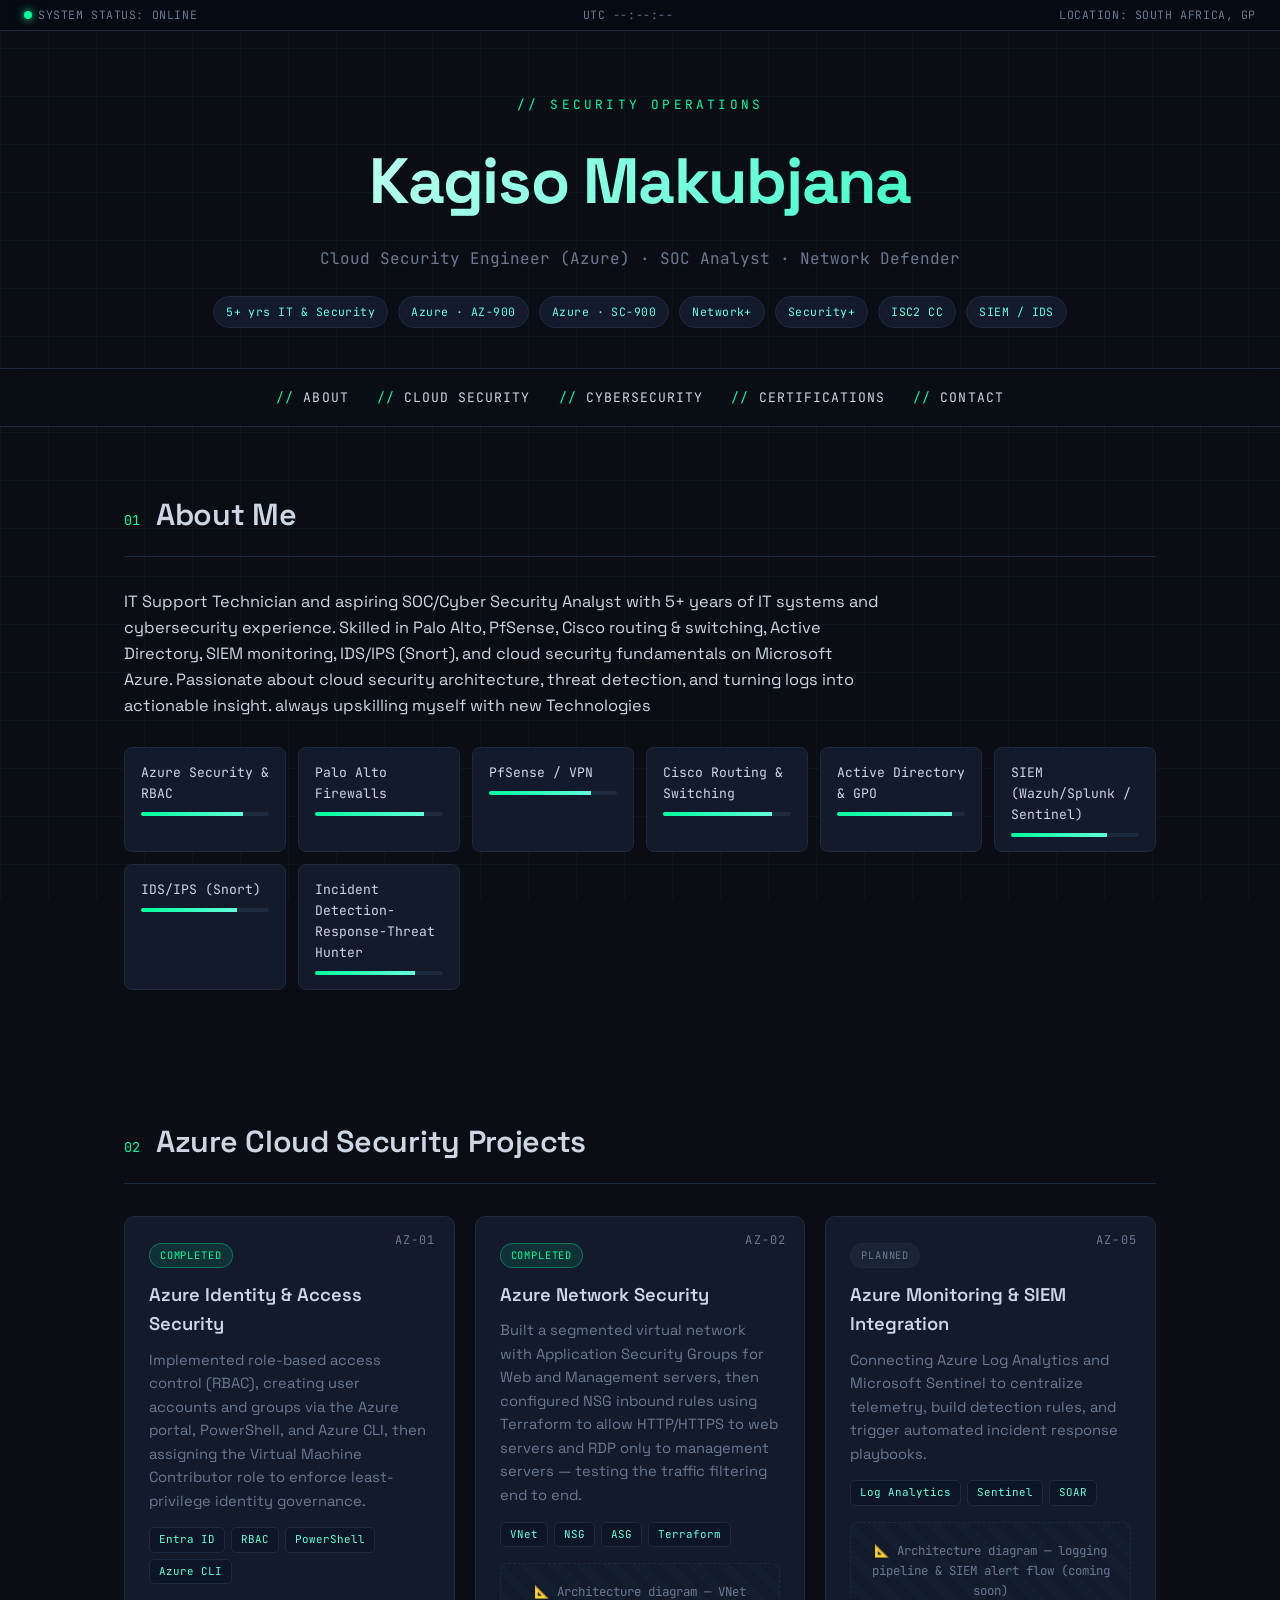
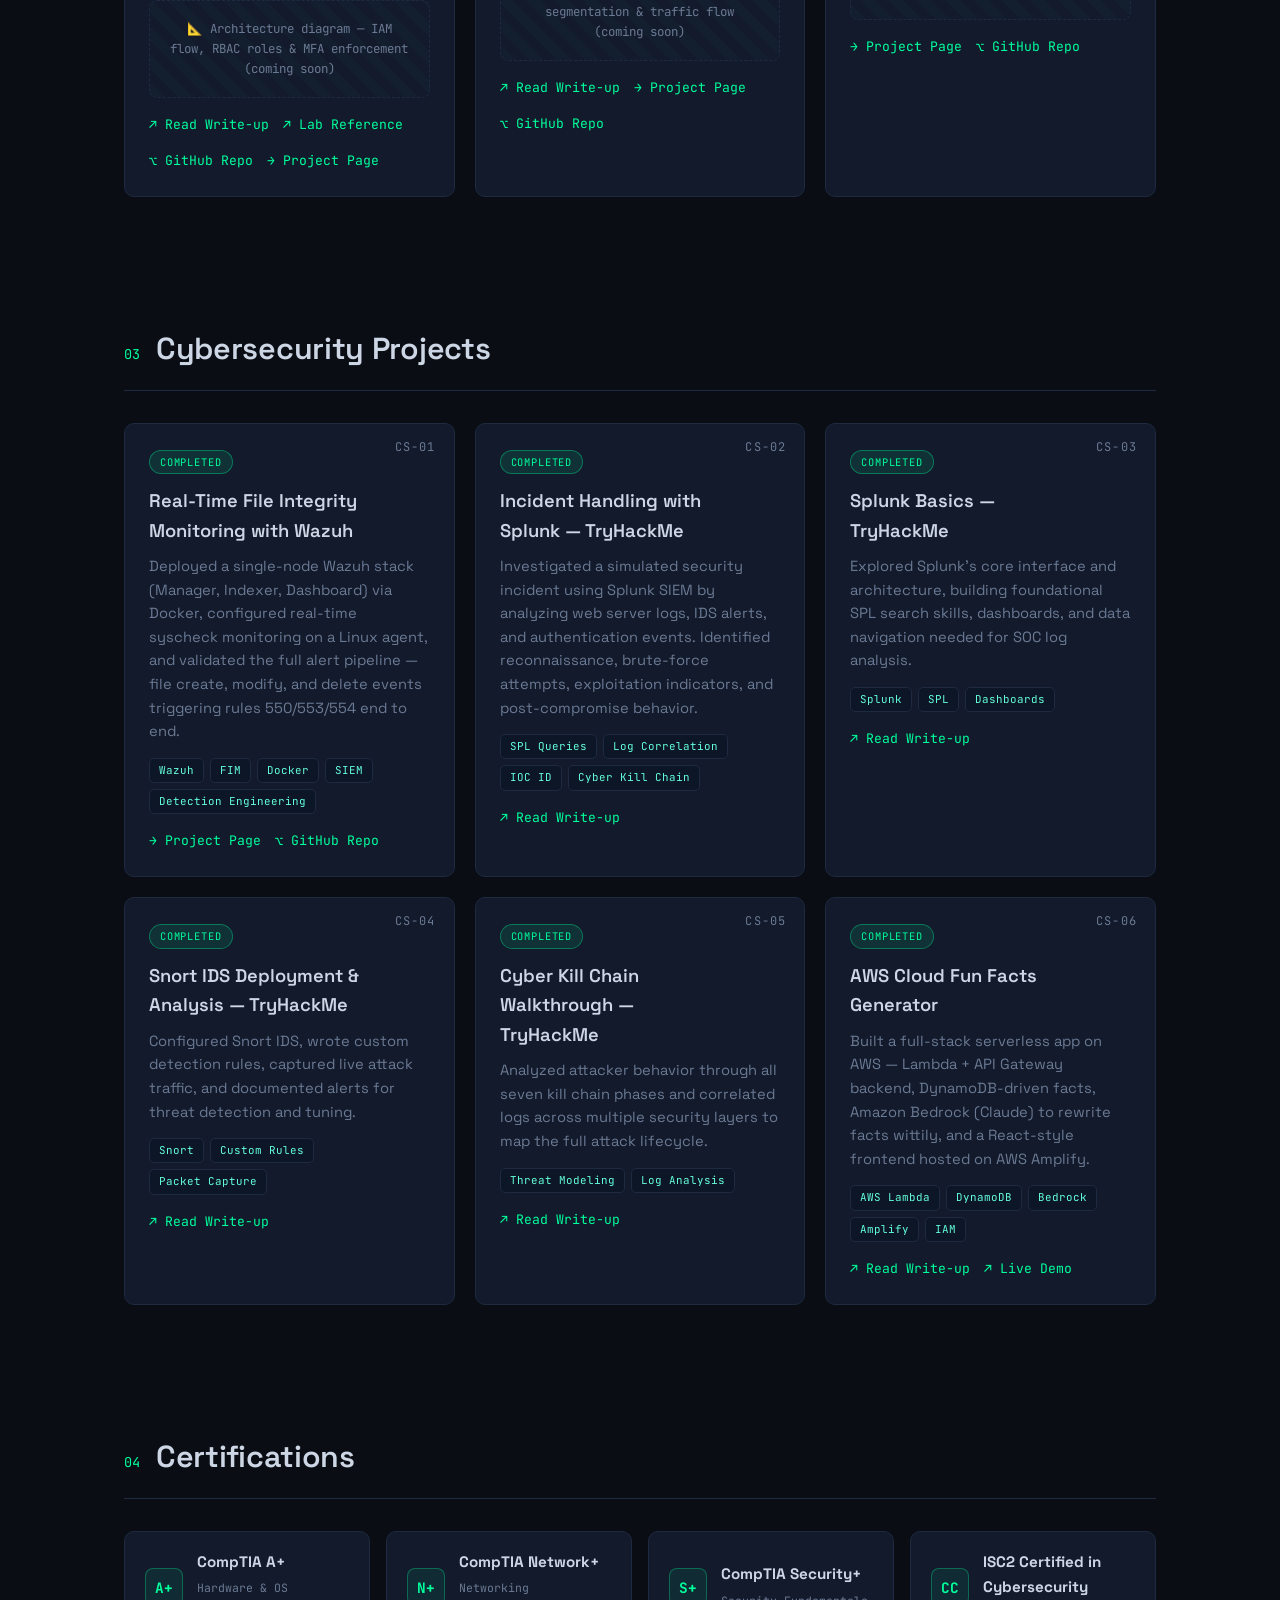
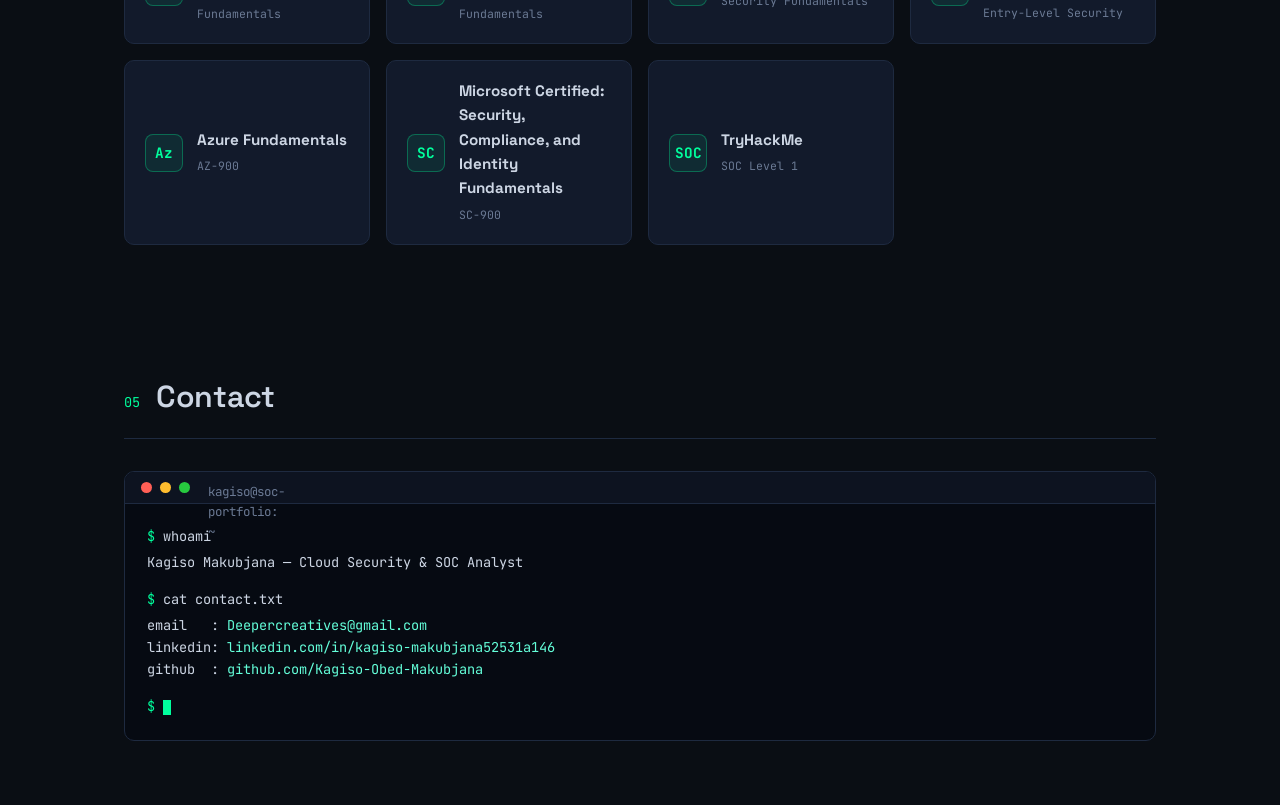
<file: index.html>
<!DOCTYPE html>
<html lang="en">
<head>
<meta charset="UTF-8" />
<meta name="viewport" content="width=device-width, initial-scale=1.0" />
<title>Kagiso Makubjana | Cloud & Cybersecurity Portfolio</title>
<link rel="preconnect" href="https://fonts.googleapis.com">
<link rel="preconnect" href="https://fonts.gstatic.com" crossorigin>
<link href="https://fonts.googleapis.com/css2?family=Space+Grotesk:wght@400;500;600;700&family=JetBrains+Mono:wght@400;500;700&display=swap" rel="stylesheet">
<style>
  :root{
    --bg:#0a0e14;
    --bg-alt:#0d1320;
    --panel:#121a2b;
    --panel-border:#1e2a40;
    --text:#cdd6e4;
    --muted:#6b7a94;
    --green:#00ff9d;
    --cyan:#64ffda;
    --red:#ff5d5d;
    --amber:#ffb454;
    --display: 'Space Grotesk', sans-serif;
    --mono: 'JetBrains Mono', monospace;
  }

  *{box-sizing:border-box;}
  html{scroll-behavior:smooth;}
  body{
    margin:0;
    font-family:var(--display);
    background:var(--bg);
    color:var(--text);
    line-height:1.6;
  }

  /* ===== Background grid texture ===== */
  body::before{
    content:"";
    position:fixed; inset:0;
    background-image:
      linear-gradient(rgba(100,255,218,0.035) 1px, transparent 1px),
      linear-gradient(90deg, rgba(100,255,218,0.035) 1px, transparent 1px);
    background-size:48px 48px;
    pointer-events:none;
    z-index:0;
  }

  a{color:var(--cyan); text-decoration:none;}
  a:hover{text-decoration:underline;}

  /* ===== Top status bar ===== */
  .statusbar{
    background:#060a12;
    border-bottom:1px solid var(--panel-border);
    font-family:var(--mono);
    font-size:0.72rem;
    color:var(--muted);
    padding:6px 24px;
    display:flex;
    justify-content:space-between;
    align-items:center;
    letter-spacing:0.05em;
    position:relative; z-index:5;
    flex-wrap:wrap; gap:8px;
  }
  .statusbar .dot{
    display:inline-block; width:8px; height:8px; border-radius:50%;
    background:var(--green); margin-right:6px;
    box-shadow:0 0 8px var(--green);
    animation:pulse 2s infinite;
  }
  @keyframes pulse{
    0%,100%{opacity:1;}
    50%{opacity:0.35;}
  }

  /* ===== Header ===== */
  header{
    position:relative; z-index:2;
    padding:64px 24px 40px;
    text-align:center;
    border-bottom:1px solid var(--panel-border);
    overflow:hidden;
  }
  header .eyebrow{
    font-family:var(--mono);
    color:var(--green);
    font-size:0.8rem;
    letter-spacing:0.25em;
    text-transform:uppercase;
    margin-bottom:14px;
  }
  header h1{
    font-size:clamp(2.4rem, 6vw, 4rem);
    margin:0;
    font-weight:700;
    letter-spacing:-0.02em;
    background:linear-gradient(120deg,#ffffff 0%, var(--cyan) 60%, var(--green) 100%);
    -webkit-background-clip:text; background-clip:text; color:transparent;
  }
  header p.role{
    font-family:var(--mono);
    color:var(--muted);
    margin:14px 0 0;
    font-size:1rem;
  }
  header .badges{
    margin-top:24px;
    display:flex; flex-wrap:wrap; justify-content:center; gap:10px;
  }
  .badge{
    font-family:var(--mono);
    font-size:0.72rem;
    border:1px solid var(--panel-border);
    background:var(--panel);
    color:var(--cyan);
    padding:6px 12px;
    border-radius:999px;
    letter-spacing:0.04em;
  }

  /* ===== Nav ===== */
  nav{
    position:sticky; top:0; z-index:10;
    background:rgba(10,14,20,0.85);
    backdrop-filter:blur(10px);
    border-bottom:1px solid var(--panel-border);
    padding:14px 24px;
    display:flex; justify-content:center; gap:28px; flex-wrap:wrap;
  }
  nav a{
    color:var(--text);
    font-family:var(--mono);
    font-size:0.82rem;
    letter-spacing:0.08em;
    text-transform:uppercase;
    position:relative;
    padding:4px 0;
    transition:color .2s;
  }
  nav a::before{
    content:"// ";
    color:var(--green);
  }
  nav a:hover{ color:var(--green); text-decoration:none; }

  /* ===== Sections ===== */
  section{
    position:relative; z-index:2;
    padding:64px 24px;
    max-width:1080px;
    margin:0 auto;
  }
  .section-head{
    display:flex; align-items:baseline; gap:16px;
    margin-bottom:32px;
    border-bottom:1px solid var(--panel-border);
    padding-bottom:16px;
  }
  .section-head .tag{
    font-family:var(--mono);
    color:var(--green);
    font-size:0.85rem;
    flex-shrink:0;
  }
  .section-head h2{
    font-size:1.9rem;
    margin:0;
    font-weight:600;
    letter-spacing:-0.01em;
  }

  /* ===== About ===== */
  #about p{ color:var(--text); max-width:760px; font-size:1.02rem; }
  .skills-grid{
    display:grid;
    grid-template-columns:repeat(auto-fit,minmax(150px,1fr));
    gap:12px;
    margin-top:28px;
  }
  .skill-chip{
    background:var(--panel);
    border:1px solid var(--panel-border);
    border-radius:8px;
    padding:14px 16px;
    font-family:var(--mono);
    font-size:0.82rem;
    color:var(--text);
    transition:border-color .2s, transform .2s;
  }
  .skill-chip:hover{
    border-color:var(--green);
    transform:translateY(-2px);
  }
  .skill-chip .lvl{
    display:block; margin-top:8px;
    height:4px; width:100%; background:#1e2a40; border-radius:2px; overflow:hidden;
  }
  .skill-chip .lvl span{
    display:block; height:100%; background:linear-gradient(90deg,var(--green),var(--cyan));
  }

  /* ===== Project cards ===== */
  .project-grid{
    display:grid;
    grid-template-columns:repeat(auto-fit,minmax(300px,1fr));
    gap:20px;
  }
  .project-card{
    background:var(--panel);
    border:1px solid var(--panel-border);
    border-radius:10px;
    padding:24px;
    position:relative;
    overflow:hidden;
    transition:transform .25s, border-color .25s, box-shadow .25s;
  }
  .project-card:hover{
    transform:translateY(-4px);
    border-color:var(--green);
    box-shadow:0 12px 30px -10px rgba(0,255,157,0.18);
  }
  .project-card::before{
    content:attr(data-index);
    position:absolute; top:14px; right:18px;
    font-family:var(--mono); font-size:0.75rem; color:var(--muted);
    letter-spacing:0.1em;
  }
  .project-card h3{
    margin:0 0 10px;
    font-size:1.15rem;
    font-weight:600;
    padding-right:50px;
  }
  .project-card p{
    color:var(--muted);
    font-size:0.92rem;
    margin:0 0 14px;
  }
  .project-card .tags{
    display:flex; flex-wrap:wrap; gap:6px; margin-bottom:16px;
  }
  .project-card .tags span{
    font-family:var(--mono);
    font-size:0.68rem;
    background:#0d1626;
    border:1px solid var(--panel-border);
    color:var(--cyan);
    padding:3px 9px;
    border-radius:5px;
  }
  .project-card .diagram-placeholder{
    border:1px dashed var(--panel-border);
    border-radius:8px;
    padding:18px;
    text-align:center;
    color:var(--muted);
    font-family:var(--mono);
    font-size:0.78rem;
    margin-bottom:16px;
    background:repeating-linear-gradient(45deg, rgba(100,255,218,0.02) 0 10px, transparent 10px 20px);
  }
  .card-links{
    display:flex; gap:14px; flex-wrap:wrap;
    font-family:var(--mono); font-size:0.82rem;
  }
  .card-links a{
    display:inline-flex; align-items:center; gap:6px;
    color:var(--green);
    border-bottom:1px solid transparent;
  }
  .card-links a:hover{
    border-bottom-color:var(--green);
    text-decoration:none;
  }
  .status-pill{
    display:inline-block;
    font-family:var(--mono);
    font-size:0.65rem;
    letter-spacing:0.08em;
    text-transform:uppercase;
    padding:3px 10px;
    border-radius:999px;
    margin-bottom:12px;
  }
  .status-pill.live{ background:rgba(0,255,157,0.1); color:var(--green); border:1px solid rgba(0,255,157,0.35); }
  .status-pill.progress{ background:rgba(255,180,84,0.1); color:var(--amber); border:1px solid rgba(255,180,84,0.35); }
  .status-pill.planned{ background:rgba(107,122,148,0.1); color:var(--muted); border:1px solid var(--panel-border); }

  /* ===== Certifications ===== */
  .cert-grid{
    display:grid;
    grid-template-columns:repeat(auto-fit,minmax(220px,1fr));
    gap:16px;
  }
  .cert-card{
    background:var(--panel);
    border:1px solid var(--panel-border);
    border-radius:10px;
    padding:18px 20px;
    display:flex; align-items:center; gap:14px;
  }
  .cert-card .icon{
    width:38px; height:38px; flex-shrink:0;
    border-radius:8px;
    display:flex; align-items:center; justify-content:center;
    background:rgba(0,255,157,0.08);
    border:1px solid rgba(0,255,157,0.3);
    color:var(--green);
    font-family:var(--mono); font-weight:700; font-size:0.9rem;
  }
  .cert-card .info strong{ display:block; font-size:0.95rem; }
  .cert-card .info span{ font-family:var(--mono); font-size:0.72rem; color:var(--muted); }

  /* ===== Terminal / contact ===== */
  .terminal{
    background:#060a12;
    border:1px solid var(--panel-border);
    border-radius:10px;
    overflow:hidden;
    font-family:var(--mono);
    font-size:0.85rem;
  }
  .terminal-bar{
    background:#0d1320;
    padding:10px 16px;
    display:flex; align-items:center; gap:8px;
    border-bottom:1px solid var(--panel-border);
  }
  .terminal-bar span{ width:11px; height:11px; border-radius:50%; display:inline-block; }
  .terminal-bar .r{ background:#ff5f56; }
  .terminal-bar .y{ background:#ffbd2e; }
  .terminal-bar .g{ background:#27c93f; }
  .terminal-bar .title{ margin-left:10px; color:var(--muted); font-size:0.78rem; }
  .terminal-body{ padding:22px; color:var(--text); }
  .terminal-body .prompt{ color:var(--green); }
  .terminal-body .out{ color:var(--text); margin:4px 0 16px; }
  .terminal-body a{ color:var(--cyan); }
  .cursor{
    display:inline-block; width:8px; height:1.1em; background:var(--green);
    animation:blink 1s steps(1) infinite; vertical-align:text-bottom;
  }
  @keyframes blink{ 50%{opacity:0;} }

  /* ===== Footer ===== */
  footer{
    border-top:1px solid var(--panel-border);
    padding:28px 24px;
    text-align:center;
    font-family:var(--mono);
    font-size:0.75rem;
    color:var(--muted);
    position:relative; z-index:2;
  }
  footer .dot{
    display:inline-block; width:6px; height:6px; border-radius:50%;
    background:var(--green); margin-right:8px; box-shadow:0 0 6px var(--green);
  }

  /* ===== Back to top ===== */
  .totop{
    position:fixed; bottom:24px; right:24px;
    width:44px; height:44px; border-radius:50%;
    background:var(--panel); border:1px solid var(--panel-border);
    color:var(--green); display:flex; align-items:center; justify-content:center;
    font-family:var(--mono); font-size:1rem; cursor:pointer; z-index:20;
    opacity:0; transform:translateY(12px); transition:opacity .3s, transform .3s, border-color .3s;
    text-decoration:none;
  }
  .totop.show{ opacity:1; transform:translateY(0); }
  .totop:hover{ border-color:var(--green); text-decoration:none; }

  @media (max-width:600px){
    header{ padding:48px 16px 32px; }
    section{ padding:44px 16px; }
    nav{ gap:14px; }
    .project-card h3{ font-size:1.05rem; }
  }

  @media (prefers-reduced-motion: reduce){
    *{ animation:none !important; transition:none !important; }
    html{ scroll-behavior:auto; }
  }
</style>
</head>
<body>

  <div class="statusbar">
    <div><span class="dot"></span>SYSTEM STATUS: ONLINE</div>
    <div id="clock">UTC --:--:--</div>
    <div>LOCATION: SOUTH AFRICA, GP</div>
  </div>

  <header>
    <div class="eyebrow">// Security Operations</div>
    <h1>Kagiso Makubjana</h1>
    <p class="role">Cloud Security Engineer (Azure) · SOC Analyst · Network Defender</p>
    <div class="badges">
      <span class="badge">5+ yrs IT & Security</span>
      <span class="badge">Azure · AZ-900</span>
      <span class="badge">Azure · SC-900</span>
      <span class="badge">Network+</span>
      <span class="badge">Security+</span>
      <span class="badge">ISC2 CC</span>
      <span class="badge">SIEM / IDS</span>
    </div>
  </header>

  <nav>
    <a href="#about">About</a>
    <a href="#cloud-projects">Cloud Security</a>
    <a href="#projects">Cybersecurity</a>
    <a href="#certifications">Certifications</a>
    <a href="#contact">Contact</a>
  </nav>

  <section id="about">
    <div class="section-head">
      <span class="tag">01</span>
      <h2>About Me</h2>
    </div>
    <p>
      IT Support Technician and aspiring SOC/Cyber Security Analyst with 5+ years of IT systems and cybersecurity experience.
      Skilled in Palo Alto, PfSense, Cisco routing & switching, Active Directory, SIEM monitoring, IDS/IPS (Snort),
      and cloud security fundamentals on Microsoft Azure. Passionate about cloud security architecture,
      threat detection, and turning logs into actionable insight. always upskilling myself with new Technologies
    </p>

    <div class="skills-grid">
      <div class="skill-chip">Azure Security & RBAC<span class="lvl"><span style="width:80%"></span></span></div>
      <div class="skill-chip">Palo Alto Firewalls<span class="lvl"><span style="width:85%"></span></span></div>
      <div class="skill-chip">PfSense / VPN<span class="lvl"><span style="width:80%"></span></span></div>
      <div class="skill-chip">Cisco Routing & Switching<span class="lvl"><span style="width:85%"></span></span></div>
      <div class="skill-chip">Active Directory & GPO<span class="lvl"><span style="width:90%"></span></span></div>
      <div class="skill-chip">SIEM (Wazuh/Splunk / Sentinel)<span class="lvl"><span style="width:75%"></span></span></div>
      <div class="skill-chip">IDS/IPS (Snort)<span class="lvl"><span style="width:75%"></span></span></div>
      <div class="skill-chip">Incident Detection-Response-Threat Hunter<span class="lvl"><span style="width:78%"></span></span></div>
    </div>
  </section>

  <section id="cloud-projects">
    <div class="section-head">
      <span class="tag">02</span>
      <h2>Azure Cloud Security Projects</h2>
    </div>

    <div class="project-grid">

      <div class="project-card" data-index="AZ-01">
        <span class="status-pill live">Completed</span>
        <h3>Azure Identity & Access Security</h3>
        <p>Implemented role-based access control (RBAC), creating user accounts and groups via the Azure portal,
        PowerShell, and Azure CLI, then assigning the Virtual Machine Contributor role to enforce least-privilege
        identity governance.</p>
        <div class="tags"><span>Entra ID</span><span>RBAC</span><span>PowerShell</span><span>Azure CLI</span></div>
        <div class="diagram-placeholder">📐 Architecture diagram — IAM flow, RBAC roles & MFA enforcement (coming soon)</div>
        <div class="card-links">
          <a href="https://medium.com/@deepercreatives/lab-01-role-based-access-control-6db8862e0c8b" target="_blank">↗ Read Write-up</a>
          <a href="https://microsoftlearning.github.io/AZ500-AzureSecurityTechnologies/Instructions/Labs/LAB_01_RBAC.html" target="_blank">↗ Lab Reference</a>
          <a href="https://github.com/Kagiso-Obed-Makubjana/azure-iam-security" target="_blank">⌥ GitHub Repo</a>
          <a href="azure-iam.html">→ Project Page</a>
        </div>
      </div>

      <div class="project-card" data-index="AZ-02">
        <span class="status-pill live">Completed</span>
        <h3>Azure Network Security</h3>
        <p>Built a segmented virtual network with Application Security Groups for Web and Management servers, then
        configured NSG inbound rules using Terraform to allow HTTP/HTTPS to web servers and RDP only to management
        servers — testing the traffic filtering end to end.</p>
        <div class="tags"><span>VNet</span><span>NSG</span><span>ASG</span><span>Terraform</span></div>
        <div class="diagram-placeholder">📐 Architecture diagram — VNet segmentation & traffic flow (coming soon)</div>
        <div class="card-links">
          <a href="https://medium.com/@deepercreatives/lab-02-network-security-groups-and-application-security-groups-in-terraform-18a5d4f00014" target="_blank">↗ Read Write-up</a>
          <a href="azure-network-security.html">→ Project Page</a>
          <a href="https://github.com/Kagiso-Obed-Makubjana/azure-network-security" target="_blank">⌥ GitHub Repo</a>
        </div>
      </div>

      <div class="project-card" data-index="AZ-05">
        <span class="status-pill planned">Planned</span>
        <h3>Azure Monitoring & SIEM Integration</h3>
        <p>Connecting Azure Log Analytics and Microsoft Sentinel to centralize telemetry, build detection rules, and
        trigger automated incident response playbooks.</p>
        <div class="tags"><span>Log Analytics</span><span>Sentinel</span><span>SOAR</span></div>
        <div class="diagram-placeholder">📐 Architecture diagram — logging pipeline & SIEM alert flow (coming soon)</div>
        <div class="card-links">
          <a href="azure-siem.html">→ Project Page</a>
          <a href="https://github.com/Kagiso-Obed-Makubjana/azure-siem" target="_blank">⌥ GitHub Repo</a>
        </div>
      </div>

    </div>
  </section>

  <section id="projects">
    <div class="section-head">
      <span class="tag">03</span>
      <h2>Cybersecurity Projects</h2>
    </div>

    <div class="project-grid">

      <div class="project-card" data-index="CS-01">
        <span class="status-pill live">Completed</span>
        <h3>Real-Time File Integrity Monitoring with Wazuh</h3>
        <p>Deployed a single-node Wazuh stack (Manager, Indexer, Dashboard) via Docker, configured real-time
        syscheck monitoring on a Linux agent, and validated the full alert pipeline — file create, modify, and
        delete events triggering rules 550/553/554 end to end.</p>
        <div class="tags"><span>Wazuh</span><span>FIM</span><span>Docker</span><span>SIEM</span><span>Detection Engineering</span></div>
        <div class="card-links">
          <a href="Fim-soc-project.html">→ Project Page</a>
          <a href="https://github.com/Kagiso-Obed-Makubjana" target="_blank">⌥ GitHub Repo</a>
        </div>
      </div>

      <div class="project-card" data-index="CS-02">
        <span class="status-pill live">Completed</span>
        <h3>Incident Handling with Splunk — TryHackMe</h3>
        <p>Investigated a simulated security incident using Splunk SIEM by analyzing web server logs, IDS alerts, and
        authentication events. Identified reconnaissance, brute-force attempts, exploitation indicators, and
        post-compromise behavior.</p>
        <div class="tags"><span>SPL Queries</span><span>Log Correlation</span><span>IOC ID</span><span>Cyber Kill Chain</span></div>
        <div class="card-links">
          <a href="https://medium.com/@deepercreatives/tryhackme-incident-handling-with-splunk-c4235d0b396a" target="_blank">↗ Read Write-up</a>
        </div>
      </div>

      <div class="project-card" data-index="CS-03">
        <span class="status-pill live">Completed</span>
        <h3>Splunk Basics — TryHackMe</h3>
        <p>Explored Splunk's core interface and architecture, building foundational SPL search skills, dashboards,
        and data navigation needed for SOC log analysis.</p>
        <div class="tags"><span>Splunk</span><span>SPL</span><span>Dashboards</span></div>
        <div class="card-links">
          <a href="https://medium.com/@deepercreatives/tryhackme-splunk-basics-b9c60c8123a9" target="_blank">↗ Read Write-up</a>
        </div>
      </div>

      <div class="project-card" data-index="CS-04">
        <span class="status-pill live">Completed</span>
        <h3>Snort IDS Deployment & Analysis — TryHackMe</h3>
        <p>Configured Snort IDS, wrote custom detection rules, captured live attack traffic, and documented alerts
        for threat detection and tuning.</p>
        <div class="tags"><span>Snort</span><span>Custom Rules</span><span>Packet Capture</span></div>
        <div class="card-links">
          <a href="https://medium.com/@deepercreatives/snort-thm-walkthrough-c3e655ff59fb" target="_blank">↗ Read Write-up</a>
        </div>
      </div>

      <div class="project-card" data-index="CS-05">
        <span class="status-pill live">Completed</span>
        <h3>Cyber Kill Chain Walkthrough — TryHackMe</h3>
        <p>Analyzed attacker behavior through all seven kill chain phases and correlated logs across multiple
        security layers to map the full attack lifecycle.</p>
        <div class="tags"><span>Threat Modeling</span><span>Log Analysis</span></div>
        <div class="card-links">
          <a href="https://medium.com/@deepercreatives/thm-cyber-kill-chain-walkthrough-0d533795f97a" target="_blank">↗ Read Write-up</a>
        </div>
      </div>

      <div class="project-card" data-index="CS-06">
        <span class="status-pill live">Completed</span>
        <h3>AWS Cloud Fun Facts Generator</h3>
        <p>Built a full-stack serverless app on AWS — Lambda + API Gateway backend, DynamoDB-driven facts, Amazon
        Bedrock (Claude) to rewrite facts wittily, and a React-style frontend hosted on AWS Amplify.</p>
        <div class="tags"><span>AWS Lambda</span><span>DynamoDB</span><span>Bedrock</span><span>Amplify</span><span>IAM</span></div>
        <div class="card-links">
          <a href="https://medium.com/@deepercreatives/aws-cloud-fun-facts-generator-e23353441ba7" target="_blank">↗ Read Write-up</a>
          <a href="https://production.d9z5q7h9d3cd4.amplifyapp.com/" target="_blank">↗ Live Demo</a>
        </div>
      </div>

    </div>
  </section>

  <section id="certifications">
    <div class="section-head">
      <span class="tag">04</span>
      <h2>Certifications</h2>
    </div>

    <div class="cert-grid">
      <div class="cert-card"><div class="icon">A+</div><div class="info"><strong>CompTIA A+</strong><span>Hardware & OS Fundamentals</span></div></div>
      <div class="cert-card"><div class="icon">N+</div><div class="info"><strong>CompTIA Network+</strong><span>Networking Fundamentals</span></div></div>
      <div class="cert-card"><div class="icon">S+</div><div class="info"><strong>CompTIA Security+</strong><span>Security Fundamentals</span></div></div>
      <div class="cert-card"><div class="icon">CC</div><div class="info"><strong>ISC2 Certified in Cybersecurity</strong><span>Entry-Level Security</span></div></div>
      <div class="cert-card"><div class="icon">Az</div><div class="info"><strong>Azure Fundamentals</strong><span>AZ-900</span></div></div>
      <div class="cert-card"><div class="icon">SC</div><div class="info"><strong>Microsoft Certified: Security, Compliance, and Identity Fundamentals</strong><span>SC-900</span></div></div>
      <div class="cert-card"><div class="icon">SOC</div><div class="info"><strong>TryHackMe</strong><span>SOC Level 1</span></div></div>
    </div>
  </section>

  <section id="contact">
    <div class="section-head">
      <span class="tag">05</span>
      <h2>Contact</h2>
    </div>

    <div class="terminal">
      <div class="terminal-bar">
        <span class="r"></span><span class="y"></span><span class="g"></span>
        <span class="title">kagiso@soc-portfolio: ~</span>
      </div>
      <div class="terminal-body">
        <div><span class="prompt">$</span> whoami</div>
        <div class="out">Kagiso Makubjana — Cloud Security & SOC Analyst</div>

        <div><span class="prompt">$</span> cat contact.txt</div>
        <div class="out">
          email&nbsp;&nbsp;&nbsp;: <a href="mailto:Deepercreatives@gmail.com">Deepercreatives@gmail.com</a><br/>
          linkedin: <a href="https://linkedin.com/in/kagiso-makubjana52531a146" target="_blank">linkedin.com/in/kagiso-makubjana52531a146</a><br/>
          github&nbsp;&nbsp;: <a href="https://github.com/Kagiso-Obed-Makubjana" target="_blank">github.com/Kagiso-Obed-Makubjana</a>
        </div>

        <div><span class="prompt">$</span> <span class="cursor"></span></div>
      </div>
    </div>
  </section>

  <footer
</file>
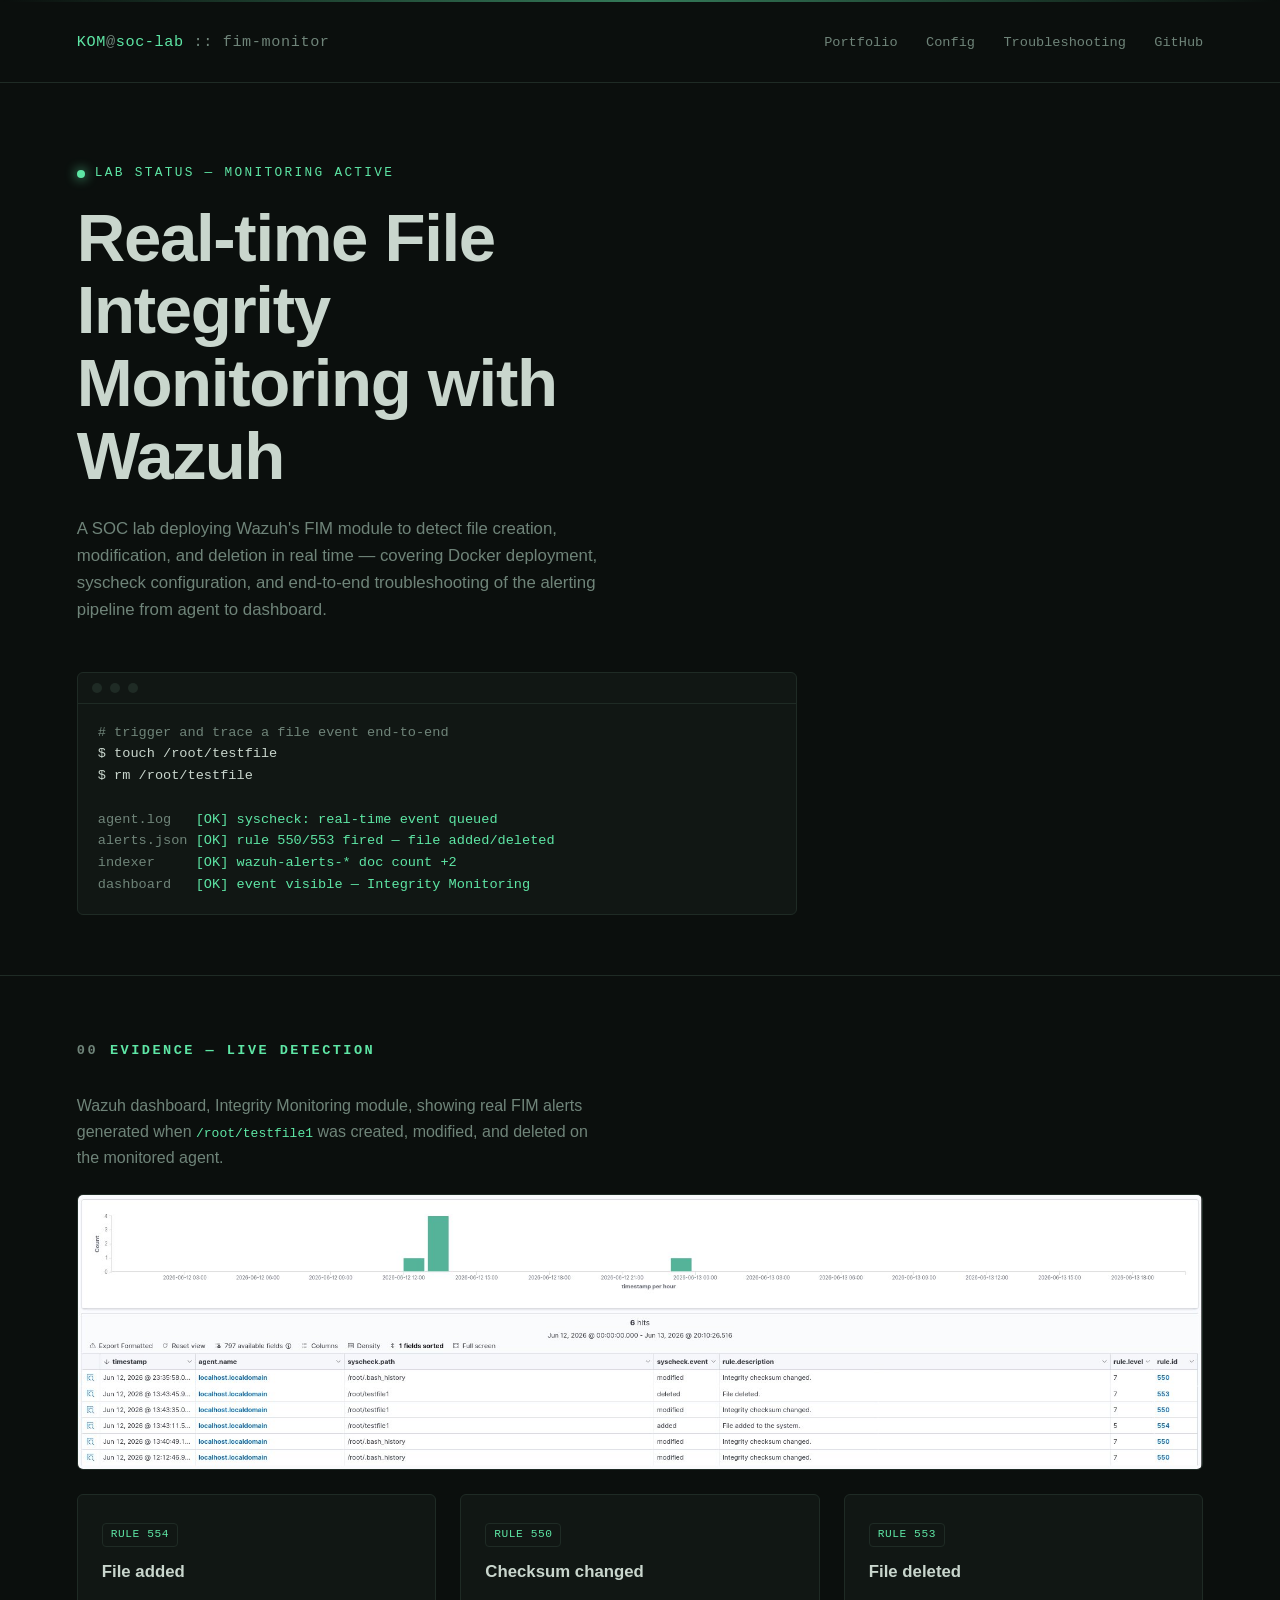
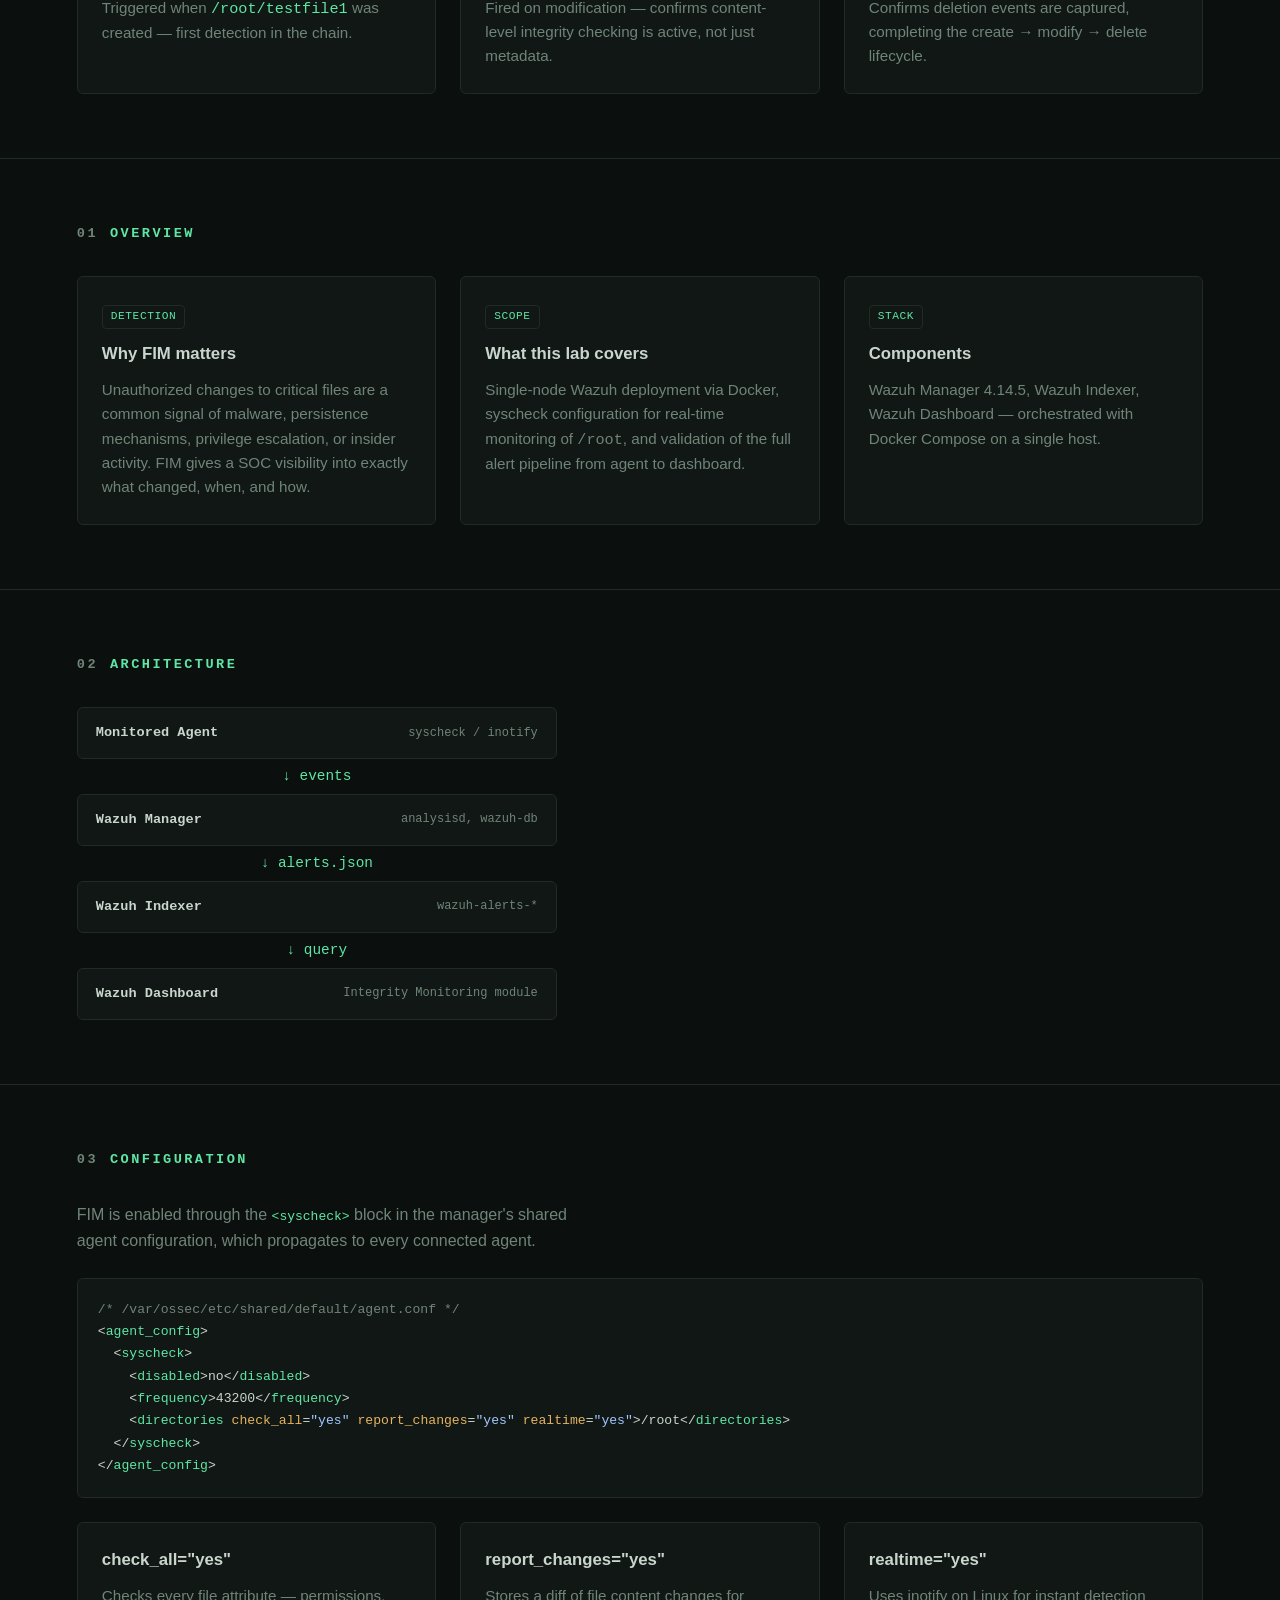
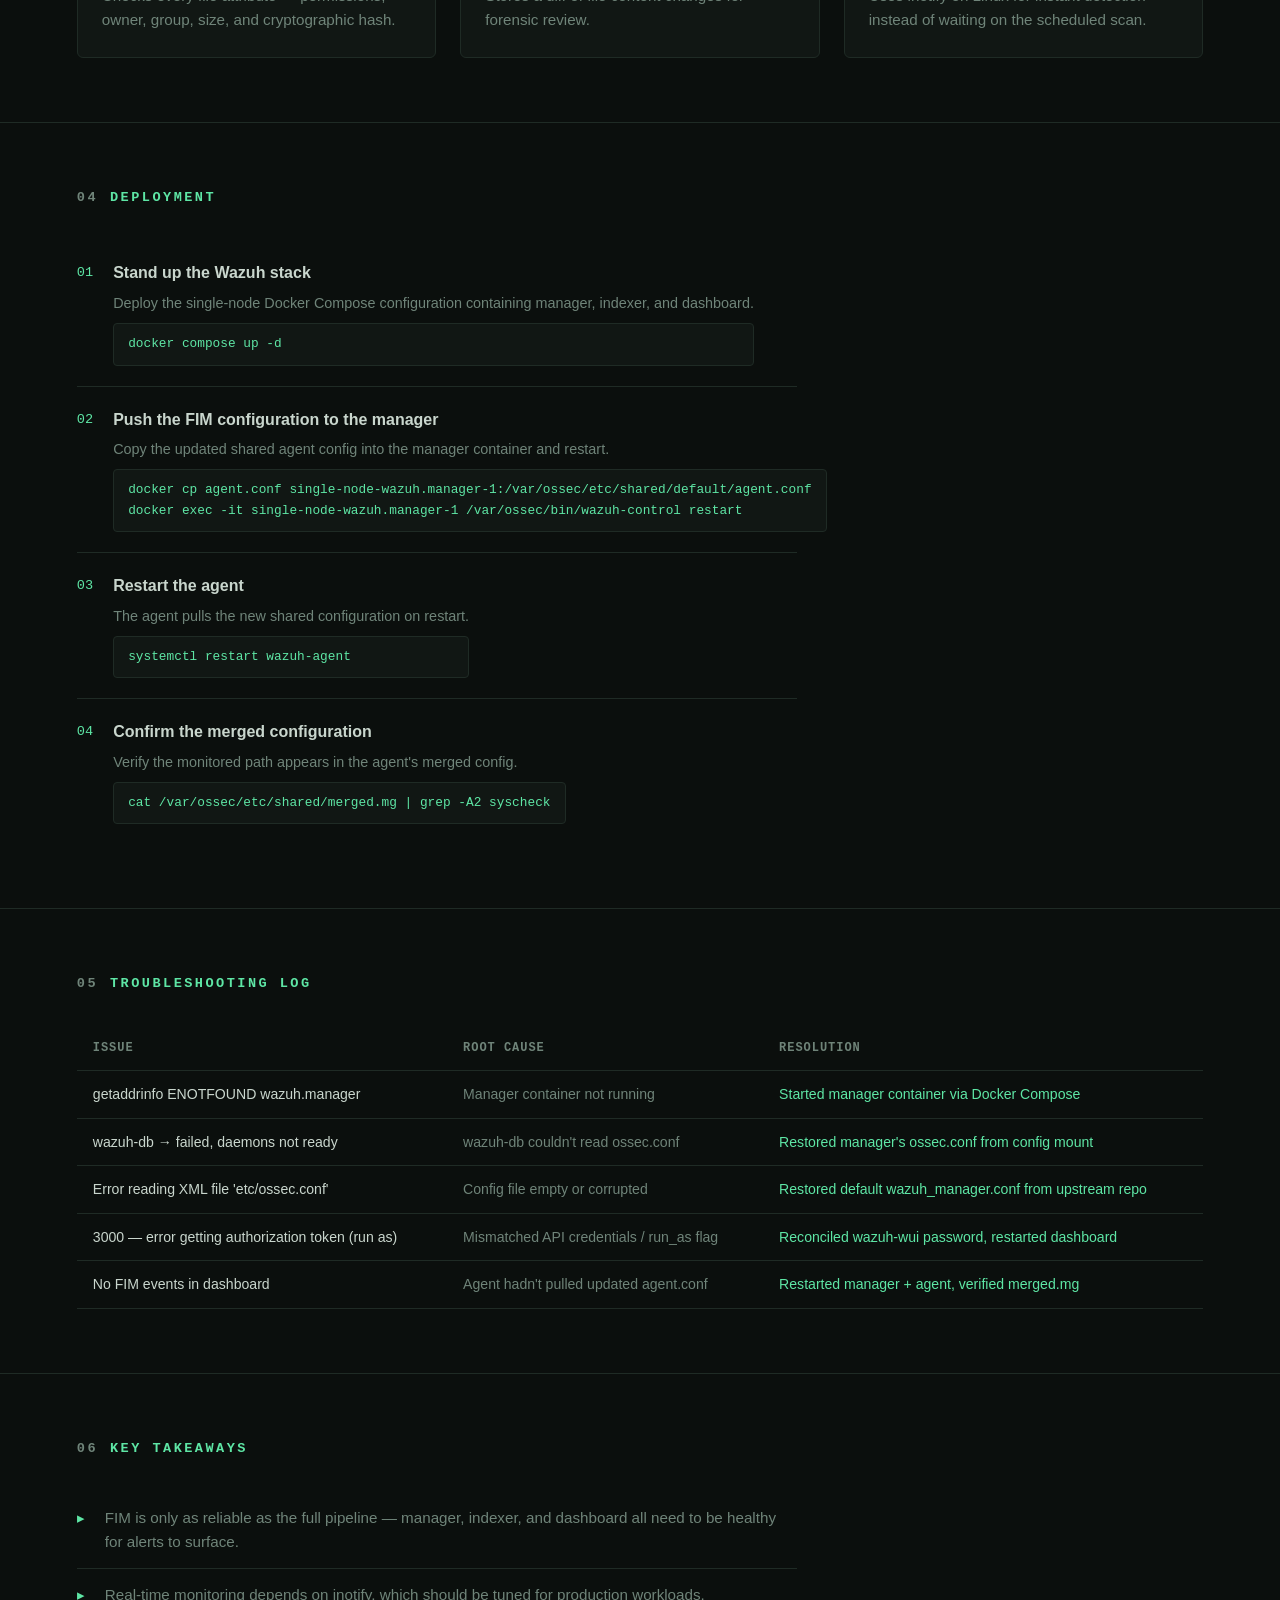
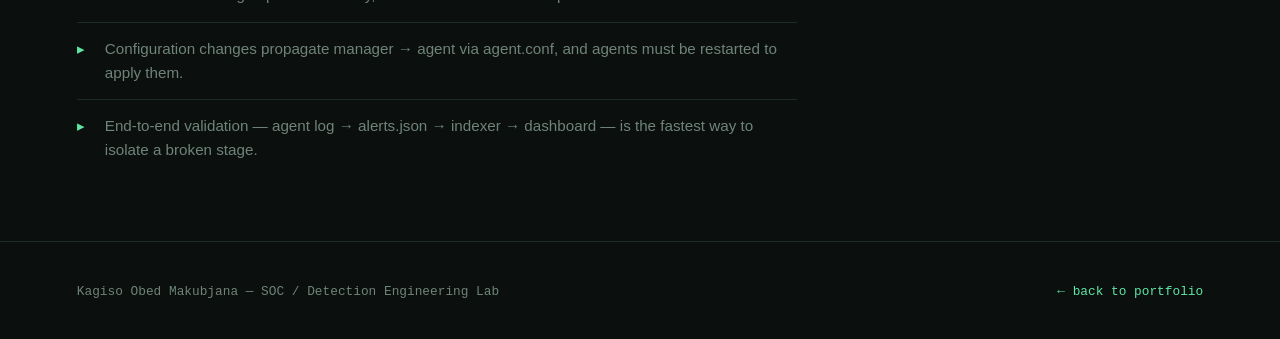
<file: Fim-soc-project.html>
<!DOCTYPE html>
<html lang="en">
<head>
<meta charset="UTF-8">
<meta name="viewport" content="width=device-width, initial-scale=1.0">
<title>File Integrity Monitoring with Wazuh — SOC Lab</title>
<style>
  :root{
    --bg: #0b0f0d;
    --panel: #111714;
    --line: #1f2b25;
    --text: #c9d6cd;
    --muted: #6f8479;
    --accent: #5ee6a5;
    --warn: #e6b35e;
    --mono: "IBM Plex Mono", "SF Mono", Menlo, Consolas, monospace;
    --sans: "IBM Plex Sans", -apple-system, "Segoe UI", sans-serif;
  }

  *{box-sizing:border-box; margin:0; padding:0;}

  body{
    background: var(--bg);
    color: var(--text);
    font-family: var(--sans);
    line-height: 1.6;
    -webkit-font-smoothing: antialiased;
  }

  @import url('https://fonts.googleapis.com/css2?family=IBM+Plex+Mono:wght@400;500;600&family=IBM+Plex+Sans:wght@400;500;600;700&display=swap');

  .scanline{
    position: fixed;
    top: 0; left: 0; right: 0;
    height: 2px;
    background: linear-gradient(90deg, transparent, var(--accent), transparent);
    opacity: 0.5;
    animation: scan 6s linear infinite;
    z-index: 100;
    pointer-events: none;
  }
  @keyframes scan{
    0%{ top: 0%; }
    100%{ top: 100%; }
  }
  @media (prefers-reduced-motion: reduce){
    .scanline{ animation: none; display:none; }
  }

  header{
    border-bottom: 1px solid var(--line);
    padding: 28px 6vw;
    display:flex;
    justify-content: space-between;
    align-items: baseline;
    flex-wrap: wrap;
    gap: 12px;
  }
  .brand{
    font-family: var(--mono);
    font-size: 0.95rem;
    color: var(--accent);
    letter-spacing: 0.04em;
  }
  .brand .dim{ color: var(--muted); }
  nav a{
    color: var(--muted);
    font-family: var(--mono);
    font-size: 0.85rem;
    text-decoration: none;
    margin-left: 24px;
    transition: color 0.2s;
  }
  nav a:hover{ color: var(--accent); }

  .hero{
    padding: 80px 6vw 60px;
    border-bottom: 1px solid var(--line);
    position: relative;
    overflow: hidden;
  }
  .eyebrow{
    font-family: var(--mono);
    color: var(--accent);
    font-size: 0.8rem;
    letter-spacing: 0.18em;
    text-transform: uppercase;
    margin-bottom: 18px;
    display: flex;
    align-items: center;
    gap: 10px;
  }
  .eyebrow::before{
    content: "";
    width: 8px; height: 8px;
    background: var(--accent);
    border-radius: 50%;
    box-shadow: 0 0 12px var(--accent);
    animation: pulse 2s ease-in-out infinite;
  }
  @keyframes pulse{
    0%, 100%{ opacity: 1; }
    50%{ opacity: 0.35; }
  }
  h1{
    font-size: clamp(2.2rem, 5.5vw, 4.2rem);
    font-weight: 700;
    letter-spacing: -0.02em;
    max-width: 14ch;
    line-height: 1.08;
  }
  .hero p.lede{
    margin-top: 24px;
    max-width: 60ch;
    color: var(--muted);
    font-size: 1.05rem;
  }

  .terminal{
    margin-top: 48px;
    background: var(--panel);
    border: 1px solid var(--line);
    border-radius: 6px;
    overflow: hidden;
    max-width: 720px;
    font-family: var(--mono);
    font-size: 0.85rem;
  }
  .terminal-bar{
    display:flex;
    gap: 8px;
    padding: 10px 14px;
    border-bottom: 1px solid var(--line);
  }
  .terminal-bar span{
    width: 10px; height: 10px; border-radius: 50%;
    background: var(--line);
  }
  .terminal-body{
    padding: 18px 20px;
    color: var(--text);
    white-space: pre;
    overflow-x: auto;
  }
  .terminal-body .ok{ color: var(--accent); }
  .terminal-body .dim{ color: var(--muted); }
  .terminal-body .warn{ color: var(--warn); }

  section{
    padding: 64px 6vw;
    border-bottom: 1px solid var(--line);
  }
  section h2{
    font-family: var(--mono);
    font-size: 0.85rem;
    letter-spacing: 0.18em;
    text-transform: uppercase;
    color: var(--accent);
    margin-bottom: 32px;
  }
  section h2 .num{ color: var(--muted); margin-right: 12px; }

  .grid{
    display:grid;
    grid-template-columns: repeat(auto-fit, minmax(280px, 1fr));
    gap: 24px;
  }
  .card{
    background: var(--panel);
    border: 1px solid var(--line);
    border-radius: 6px;
    padding: 24px;
  }
  .card h3{
    font-size: 1.05rem;
    margin-bottom: 10px;
    font-weight: 600;
  }
  .card p{ color: var(--muted); font-size: 0.95rem; }
  .card .tag{
    display:inline-block;
    font-family: var(--mono);
    font-size: 0.7rem;
    color: var(--accent);
    border: 1px solid var(--line);
    border-radius: 4px;
    padding: 2px 8px;
    margin-bottom: 12px;
    letter-spacing: 0.05em;
  }

  .arch{
    display: flex;
    flex-direction: column;
    gap: 0;
    max-width: 480px;
    font-family: var(--mono);
    font-size: 0.85rem;
  }
  .arch-node{
    border: 1px solid var(--line);
    background: var(--panel);
    border-radius: 6px;
    padding: 14px 18px;
    display: flex;
    justify-content: space-between;
    align-items: center;
  }
  .arch-node .label{ color: var(--text); font-weight: 600; }
  .arch-node .role{ color: var(--muted); font-size: 0.75rem; }
  .arch-arrow{
    text-align: center;
    color: var(--accent);
    padding: 6px 0;
    font-size: 0.9rem;
  }

  pre.code{
    background: var(--panel);
    border: 1px solid var(--line);
    border-radius: 6px;
    padding: 20px;
    overflow-x: auto;
    font-family: var(--mono);
    font-size: 0.82rem;
    color: var(--text);
    line-height: 1.7;
  }
  pre.code .tag{ color: var(--accent); }
  pre.code .attr{ color: var(--warn); }
  pre.code .val{ color: #9fc6ff; }
  pre.code .comment{ color: var(--muted); }

  table{
    width: 100%;
    border-collapse: collapse;
    font-size: 0.9rem;
  }
  table th, table td{
    text-align: left;
    padding: 12px 16px;
    border-bottom: 1px solid var(--line);
  }
  table th{
    font-family: var(--mono);
    font-size: 0.75rem;
    letter-spacing: 0.08em;
    text-transform: uppercase;
    color: var(--muted);
  }
  table td{ color: var(--text); font-size: 0.88rem; }
  table td.cause{ color: var(--muted); }
  table td.fix{ color: var(--accent); }

  .steps{
    list-style: none;
    counter-reset: step;
    max-width: 720px;
  }
  .steps li{
    counter-increment: step;
    display: flex;
    gap: 20px;
    padding: 20px 0;
    border-bottom: 1px solid var(--line);
  }
  .steps li:last-child{ border-bottom: none; }
  .steps li::before{
    content: counter(step, decimal-leading-zero);
    font-family: var(--mono);
    color: var(--accent);
    font-size: 0.85rem;
    flex-shrink: 0;
    padding-top: 2px;
  }
  .steps .step-body h4{
    font-size: 1rem;
    margin-bottom: 6px;
    font-weight: 600;
  }
  .steps .step-body p{ color: var(--muted); font-size: 0.9rem; margin-bottom: 8px; }
  .steps .step-body code{
    display: block;
    background: var(--panel);
    border: 1px solid var(--line);
    border-radius: 4px;
    padding: 10px 14px;
    font-family: var(--mono);
    font-size: 0.8rem;
    color: var(--accent);
    overflow-x: auto;
    white-space: pre;
  }

  .takeaways{
    max-width: 720px;
  }
  .takeaways li{
    list-style: none;
    padding: 14px 0 14px 28px;
    border-bottom: 1px solid var(--line);
    color: var(--muted);
    position: relative;
    font-size: 0.95rem;
  }
  .takeaways li::before{
    content: "▸";
    color: var(--accent);
    position: absolute;
    left: 0;
  }
  .takeaways li:last-child{ border-bottom: none; }

  footer{
    padding: 40px 6vw;
    font-family: var(--mono);
    font-size: 0.8rem;
    color: var(--muted);
    display: flex;
    justify-content: space-between;
    flex-wrap: wrap;
    gap: 12px;
  }
  footer a{ color: var(--accent); text-decoration: none; }

  @media (max-width: 640px){
    header{ flex-direction: column; align-items: flex-start; }
    nav a{ margin-left: 0; margin-right: 20px; }
  }
</style>
</head>
<body>

<div class="scanline"></div>

<header>
  <div class="brand">KOM<span class="dim">@</span>soc-lab<span class="dim"> :: fim-monitor</span></div>
  <nav>
    <a href="index.html">Portfolio</a>
    <a href="#config">Config</a>
    <a href="#troubleshooting">Troubleshooting</a>
    <a href="https://github.com/Kagiso-Obed-Makubjana">GitHub</a>
  </nav>
</header>

<section class="hero">
  <div class="eyebrow">Lab status — monitoring active</div>
  <h1>Real-time File Integrity Monitoring with Wazuh</h1>
  <p class="lede">
    A SOC lab deploying Wazuh's FIM module to detect file creation, modification, and deletion
    in real time — covering Docker deployment, syscheck configuration, and end-to-end
    troubleshooting of the alerting pipeline from agent to dashboard.
  </p>

  <div class="terminal">
    <div class="terminal-bar"><span></span><span></span><span></span></div>
    <div class="terminal-body"><span class="dim"># trigger and trace a file event end-to-end</span>
$ touch /root/testfile
$ rm /root/testfile

<span class="dim">agent.log</span>   <span class="ok">[OK] syscheck: real-time event queued</span>
<span class="dim">alerts.json</span> <span class="ok">[OK] rule 550/553 fired — file added/deleted</span>
<span class="dim">indexer</span>     <span class="ok">[OK] wazuh-alerts-* doc count +2</span>
<span class="dim">dashboard</span>   <span class="ok">[OK] event visible — Integrity Monitoring</span></div>
  </div>
</section>

<section id="evidence">
  <h2><span class="num">00</span>Evidence — live detection</h2>
  <p style="color: var(--muted); max-width: 60ch; margin-bottom: 24px;">
    Wazuh dashboard, Integrity Monitoring module, showing real FIM alerts generated
    when <code style="color: var(--accent)">/root/testfile1</code> was created, modified,
    and deleted on the monitored agent.
  </p>
  <div style="border: 1px solid var(--line); border-radius: 6px; overflow: hidden;">
    <img src="evidence-fim-events.png" alt="Wazuh dashboard showing FIM events for file creation, modification, and deletion of /root/testfile1, with rule IDs 550, 553, and 554" style="width: 100%; display: block;">
  </div>
  <div class="grid" style="margin-top: 24px;">
    <div class="card">
      <div class="tag">RULE 554</div>
      <h3>File added</h3>
      <p>Triggered when <code style="color: var(--accent)">/root/testfile1</code> was created — first detection in the chain.</p>
    </div>
    <div class="card">
      <div class="tag">RULE 550</div>
      <h3>Checksum changed</h3>
      <p>Fired on modification — confirms content-level integrity checking is active, not just metadata.</p>
    </div>
    <div class="card">
      <div class="tag">RULE 553</div>
      <h3>File deleted</h3>
      <p>Confirms deletion events are captured, completing the create → modify → delete lifecycle.</p>
    </div>
  </div>
</section>

<section id="overview">
  <h2><span class="num">01</span>Overview</h2>
  <div class="grid">
    <div class="card">
      <div class="tag">DETECTION</div>
      <h3>Why FIM matters</h3>
      <p>Unauthorized changes to critical files are a common signal of malware, persistence
      mechanisms, privilege escalation, or insider activity. FIM gives a SOC visibility into
      exactly what changed, when, and how.</p>
    </div>
    <div class="card">
      <div class="tag">SCOPE</div>
      <h3>What this lab covers</h3>
      <p>Single-node Wazuh deployment via Docker, syscheck configuration for real-time
      monitoring of <code>/root</code>, and validation of the full alert pipeline from
      agent to dashboard.</p>
    </div>
    <div class="card">
      <div class="tag">STACK</div>
      <h3>Components</h3>
      <p>Wazuh Manager 4.14.5, Wazuh Indexer, Wazuh Dashboard — orchestrated with Docker
      Compose on a single host.</p>
    </div>
  </div>
</section>

<section id="architecture">
  <h2><span class="num">02</span>Architecture</h2>
  <div class="arch">
    <div class="arch-node">
      <span class="label">Monitored Agent</span>
      <span class="role">syscheck / inotify</span>
    </div>
    <div class="arch-arrow">↓ events</div>
    <div class="arch-node">
      <span class="label">Wazuh Manager</span>
      <span class="role">analysisd, wazuh-db</span>
    </div>
    <div class="arch-arrow">↓ alerts.json</div>
    <div class="arch-node">
      <span class="label">Wazuh Indexer</span>
      <span class="role">wazuh-alerts-*</span>
    </div>
    <div class="arch-arrow">↓ query</div>
    <div class="arch-node">
      <span class="label">Wazuh Dashboard</span>
      <span class="role">Integrity Monitoring module</span>
    </div>
  </div>
</section>

<section id="config">
  <h2><span class="num">03</span>Configuration</h2>
  <p style="color: var(--muted); max-width: 60ch; margin-bottom: 24px;">
    FIM is enabled through the <code style="color: var(--accent)">&lt;syscheck&gt;</code> block
    in the manager's shared agent configuration, which propagates to every connected agent.
  </p>
  <pre class="code"><span class="comment">/* /var/ossec/etc/shared/default/agent.conf */</span>
&lt;<span class="tag">agent_config</span>&gt;
  &lt;<span class="tag">syscheck</span>&gt;
    &lt;<span class="tag">disabled</span>&gt;no&lt;/<span class="tag">disabled</span>&gt;
    &lt;<span class="tag">frequency</span>&gt;43200&lt;/<span class="tag">frequency</span>&gt;
    &lt;<span class="tag">directories</span> <span class="attr">check_all</span>=<span class="val">"yes"</span> <span class="attr">report_changes</span>=<span class="val">"yes"</span> <span class="attr">realtime</span>=<span class="val">"yes"</span>&gt;/root&lt;/<span class="tag">directories</span>&gt;
  &lt;/<span class="tag">syscheck</span>&gt;
&lt;/<span class="tag">agent_config</span>&gt;</pre>

  <div class="grid" style="margin-top: 24px;">
    <div class="card">
      <h3>check_all="yes"</h3>
      <p>Checks every file attribute — permissions, owner, group, size, and cryptographic hash.</p>
    </div>
    <div class="card">
      <h3>report_changes="yes"</h3>
      <p>Stores a diff of file content changes for forensic review.</p>
    </div>
    <div class="card">
      <h3>realtime="yes"</h3>
      <p>Uses inotify on Linux for instant detection instead of waiting on the scheduled scan.</p>
    </div>
  </div>
</section>

<section id="deployment">
  <h2><span class="num">04</span>Deployment</h2>
  <ol class="steps">
    <li>
      <div class="step-body">
        <h4>Stand up the Wazuh stack</h4>
        <p>Deploy the single-node Docker Compose configuration containing manager, indexer, and dashboard.</p>
        <code>docker compose up -d</code>
      </div>
    </li>
    <li>
      <div class="step-body">
        <h4>Push the FIM configuration to the manager</h4>
        <p>Copy the updated shared agent config into the manager container and restart.</p>
        <code>docker cp agent.conf single-node-wazuh.manager-1:/var/ossec/etc/shared/default/agent.conf
docker exec -it single-node-wazuh.manager-1 /var/ossec/bin/wazuh-control restart</code>
      </div>
    </li>
    <li>
      <div class="step-body">
        <h4>Restart the agent</h4>
        <p>The agent pulls the new shared configuration on restart.</p>
        <code>systemctl restart wazuh-agent</code>
      </div>
    </li>
    <li>
      <div class="step-body">
        <h4>Confirm the merged configuration</h4>
        <p>Verify the monitored path appears in the agent's merged config.</p>
        <code>cat /var/ossec/etc/shared/merged.mg | grep -A2 syscheck</code>
      </div>
    </li>
  </ol>
</section>

<section id="troubleshooting">
  <h2><span class="num">05</span>Troubleshooting log</h2>
  <table>
    <thead>
      <tr><th>Issue</th><th>Root cause</th><th>Resolution</th></tr>
    </thead>
    <tbody>
      <tr>
        <td>getaddrinfo ENOTFOUND wazuh.manager</td>
        <td class="cause">Manager container not running</td>
        <td class="fix">Started manager container via Docker Compose</td>
      </tr>
      <tr>
        <td>wazuh-db → failed, daemons not ready</td>
        <td class="cause">wazuh-db couldn't read ossec.conf</td>
        <td class="fix">Restored manager's ossec.conf from config mount</td>
      </tr>
      <tr>
        <td>Error reading XML file 'etc/ossec.conf'</td>
        <td class="cause">Config file empty or corrupted</td>
        <td class="fix">Restored default wazuh_manager.conf from upstream repo</td>
      </tr>
      <tr>
        <td>3000 — error getting authorization token (run as)</td>
        <td class="cause">Mismatched API credentials / run_as flag</td>
        <td class="fix">Reconciled wazuh-wui password, restarted dashboard</td>
      </tr>
      <tr>
        <td>No FIM events in dashboard</td>
        <td class="cause">Agent hadn't pulled updated agent.conf</td>
        <td class="fix">Restarted manager + agent, verified merged.mg</td>
      </tr>
    </tbody>
  </table>
</section>

<section id="takeaways">
  <h2><span class="num">06</span>Key takeaways</h2>
  <ul class="takeaways">
    <li>FIM is only as reliable as the full pipeline — manager, indexer, and dashboard all need to be healthy for alerts to surface.</li>
    <li>Real-time monitoring depends on inotify, which should be tuned for production workloads.</li>
    <li>Configuration changes propagate manager → agent via agent.conf, and agents must be restarted to apply them.</li>
    <li>End-to-end validation — agent log → alerts.json → indexer → dashboard — is the fastest way to isolate a broken stage.</li>
  </ul>
</section>

<footer>
  <span>Kagiso Obed Makubjana — SOC / Detection Engineering Lab</span>
  <a href="index.html">← back to portfolio</a>
</footer>

</body>
</html>
</file>
